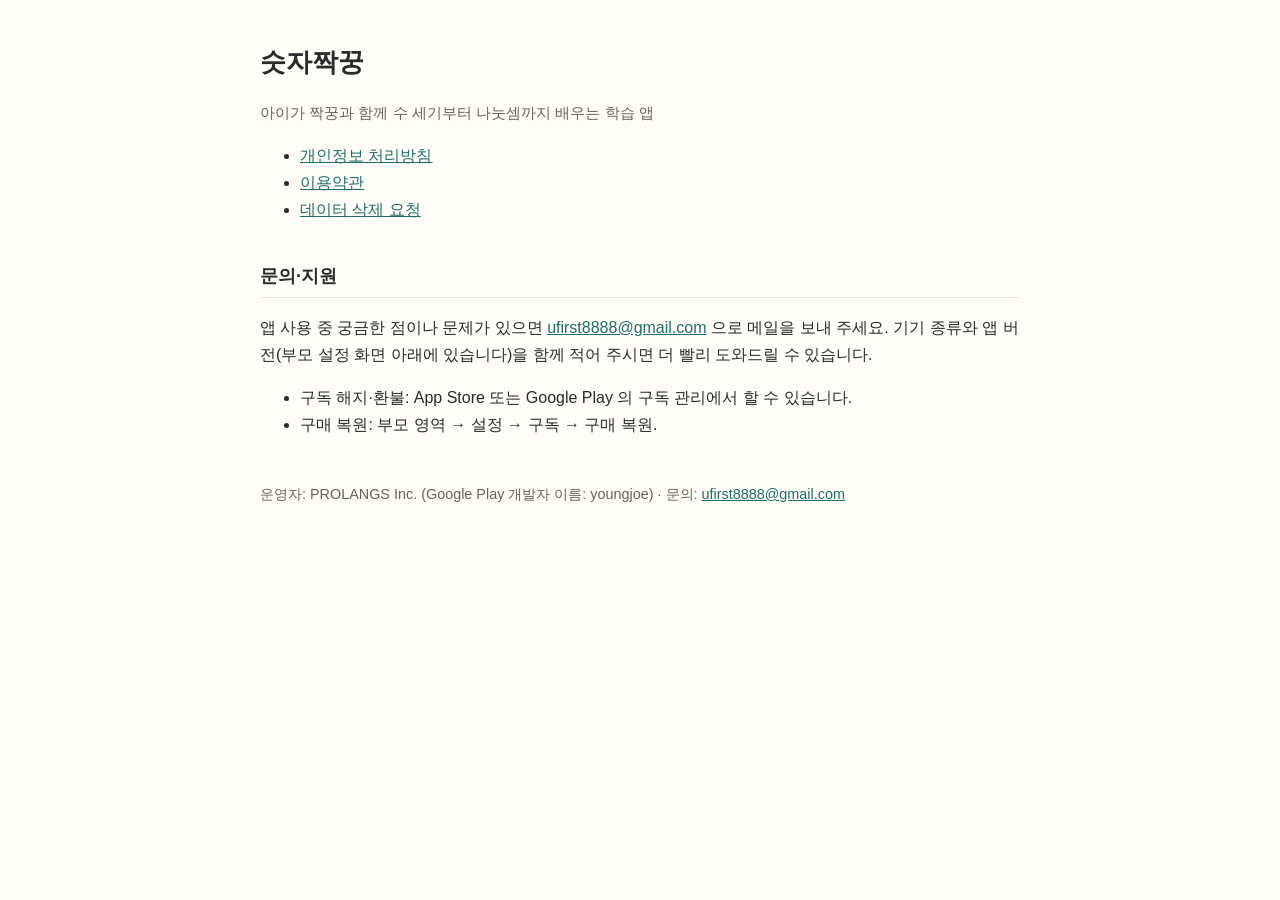
<file: index.html>
<!doctype html>
<html lang="ko">
<head>
<meta charset="utf-8">
<meta name="viewport" content="width=device-width, initial-scale=1">
<title>숫자짝꿍 안내</title>
<link rel="stylesheet" href="style.css">
</head>
<body>
<h1>숫자짝꿍</h1>
<p class="meta">아이가 짝꿍과 함께 수 세기부터 나눗셈까지 배우는 학습 앱</p>
<ul>
  <li><a href="privacy.html">개인정보 처리방침</a></li>
  <li><a href="terms.html">이용약관</a></li>
  <li><a href="delete-data.html">데이터 삭제 요청</a></li>
</ul>
<h2>문의·지원</h2>
<p>앱 사용 중 궁금한 점이나 문제가 있으면 <a href="mailto:ufirst8888@gmail.com">ufirst8888@gmail.com</a> 으로 메일을 보내 주세요. 기기 종류와 앱 버전(부모 설정 화면 아래에 있습니다)을 함께 적어 주시면 더 빨리 도와드릴 수 있습니다.</p>
<ul>
  <li>구독 해지·환불: App Store 또는 Google Play 의 구독 관리에서 할 수 있습니다.</li>
  <li>구매 복원: 부모 영역 → 설정 → 구독 → 구매 복원.</li>
</ul>
<footer>운영자: PROLANGS Inc. (Google Play 개발자 이름: youngjoe) · 문의: <a href="mailto:ufirst8888@gmail.com">ufirst8888@gmail.com</a></footer>
</body>
</html>
</file>
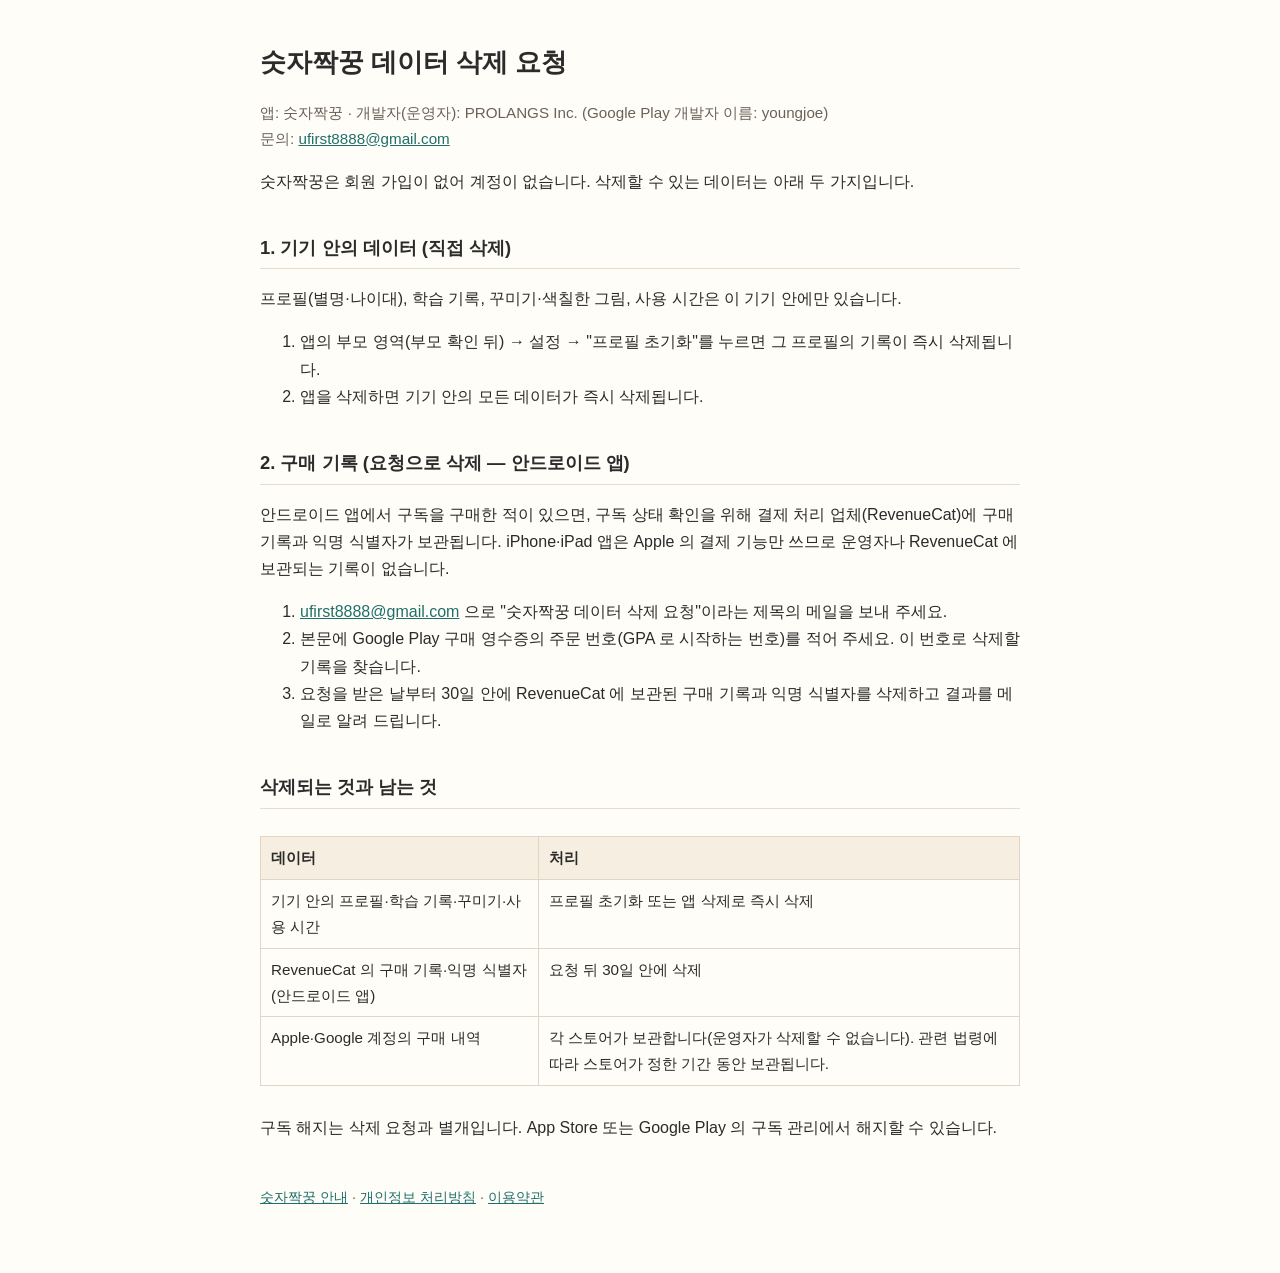
<file: delete-data.html>
<!doctype html>
<html lang="ko">
<head>
<meta charset="utf-8">
<meta name="viewport" content="width=device-width, initial-scale=1">
<title>숫자짝꿍 데이터 삭제 요청</title>
<link rel="stylesheet" href="style.css">
</head>
<body>
<h1>숫자짝꿍 데이터 삭제 요청</h1>
<p class="meta">앱: 숫자짝꿍 · 개발자(운영자): PROLANGS Inc. (Google Play 개발자 이름: youngjoe)<br>
문의: <a href="mailto:ufirst8888@gmail.com">ufirst8888@gmail.com</a></p>

<p>숫자짝꿍은 회원 가입이 없어 계정이 없습니다. 삭제할 수 있는 데이터는 아래 두 가지입니다.</p>

<h2>1. 기기 안의 데이터 (직접 삭제)</h2>
<p>프로필(별명·나이대), 학습 기록, 꾸미기·색칠한 그림, 사용 시간은 이 기기 안에만 있습니다.</p>
<ol>
  <li>앱의 부모 영역(부모 확인 뒤) → 설정 → "프로필 초기화"를 누르면 그 프로필의 기록이 즉시 삭제됩니다.</li>
  <li>앱을 삭제하면 기기 안의 모든 데이터가 즉시 삭제됩니다.</li>
</ol>

<h2>2. 구매 기록 (요청으로 삭제 — 안드로이드 앱)</h2>
<p>안드로이드 앱에서 구독을 구매한 적이 있으면, 구독 상태 확인을 위해 결제 처리 업체(RevenueCat)에 구매 기록과 익명 식별자가 보관됩니다. iPhone·iPad 앱은 Apple 의 결제 기능만 쓰므로 운영자나 RevenueCat 에 보관되는 기록이 없습니다.</p>
<ol>
  <li><a href="mailto:ufirst8888@gmail.com?subject=%EC%88%AB%EC%9E%90%EC%A7%9D%EA%BF%8D%20%EB%8D%B0%EC%9D%B4%ED%84%B0%20%EC%82%AD%EC%A0%9C%20%EC%9A%94%EC%B2%AD">ufirst8888@gmail.com</a> 으로 "숫자짝꿍 데이터 삭제 요청"이라는 제목의 메일을 보내 주세요.</li>
  <li>본문에 Google Play 구매 영수증의 주문 번호(GPA 로 시작하는 번호)를 적어 주세요. 이 번호로 삭제할 기록을 찾습니다.</li>
  <li>요청을 받은 날부터 30일 안에 RevenueCat 에 보관된 구매 기록과 익명 식별자를 삭제하고 결과를 메일로 알려 드립니다.</li>
</ol>

<h2>삭제되는 것과 남는 것</h2>
<div class="wrap"><table>
<tr><th>데이터</th><th>처리</th></tr>
<tr><td>기기 안의 프로필·학습 기록·꾸미기·사용 시간</td><td>프로필 초기화 또는 앱 삭제로 즉시 삭제</td></tr>
<tr><td>RevenueCat 의 구매 기록·익명 식별자(안드로이드 앱)</td><td>요청 뒤 30일 안에 삭제</td></tr>
<tr><td>Apple·Google 계정의 구매 내역</td><td>각 스토어가 보관합니다(운영자가 삭제할 수 없습니다). 관련 법령에 따라 스토어가 정한 기간 동안 보관됩니다.</td></tr>
</table></div>
<p>구독 해지는 삭제 요청과 별개입니다. App Store 또는 Google Play 의 구독 관리에서 해지할 수 있습니다.</p>

<footer><a href="index.html">숫자짝꿍 안내</a> · <a href="privacy.html">개인정보 처리방침</a> · <a href="terms.html">이용약관</a></footer>
</body>
</html>
</file>
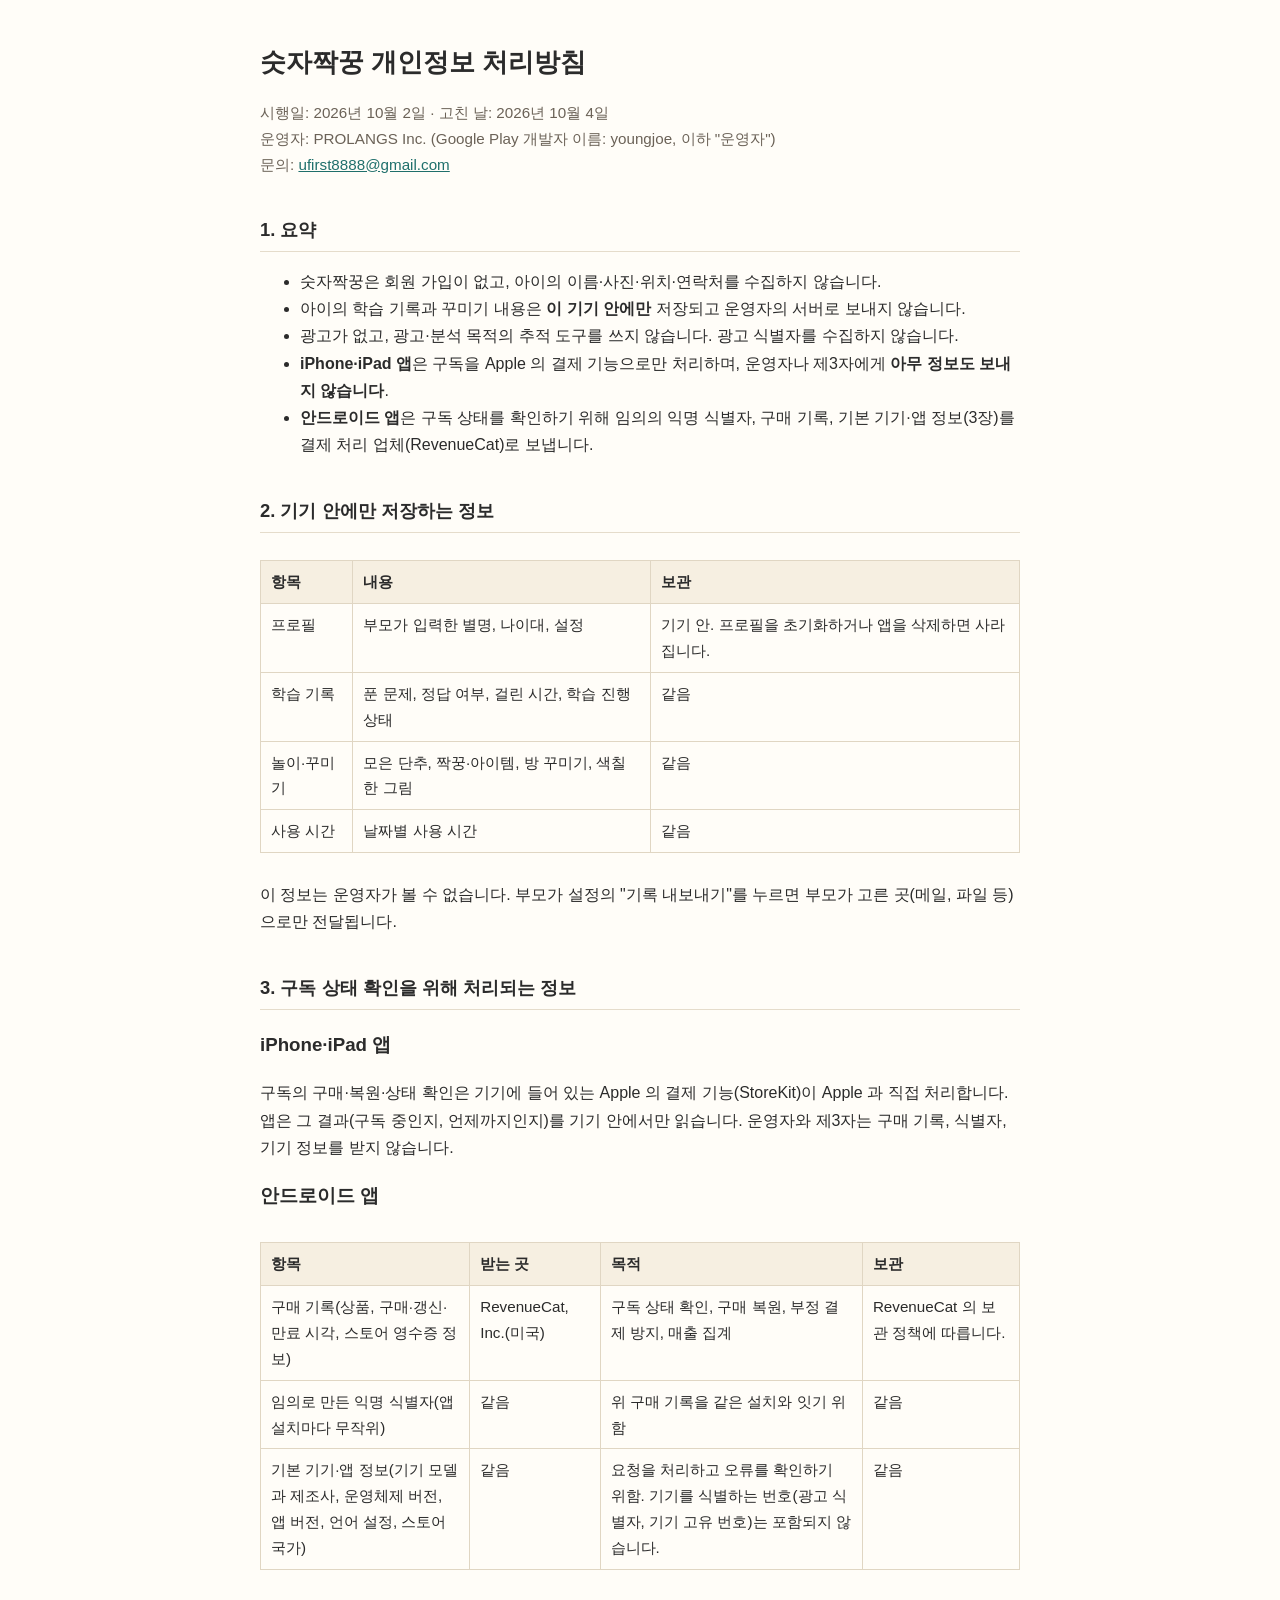
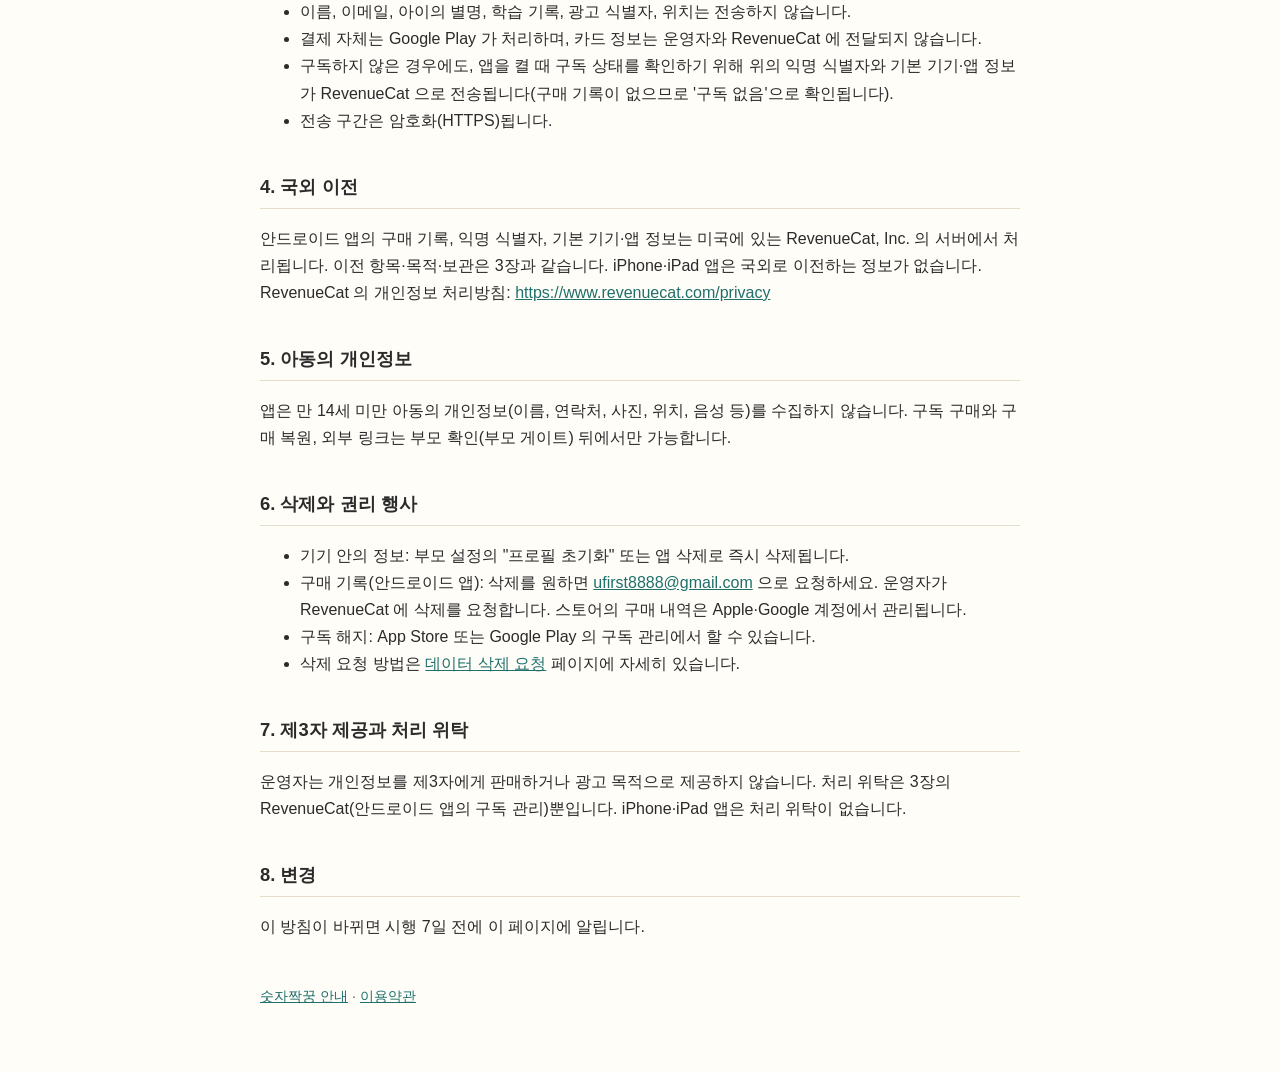
<file: privacy.html>
<!doctype html>
<html lang="ko">
<head>
<meta charset="utf-8">
<meta name="viewport" content="width=device-width, initial-scale=1">
<title>숫자짝꿍 개인정보 처리방침</title>
<link rel="stylesheet" href="style.css">
</head>
<body>
<h1>숫자짝꿍 개인정보 처리방침</h1>
<p class="meta">시행일: 2026년 10월 2일 · 고친 날: 2026년 10월 4일<br>
운영자: PROLANGS Inc. (Google Play 개발자 이름: youngjoe, 이하 "운영자")<br>
문의: <a href="mailto:ufirst8888@gmail.com">ufirst8888@gmail.com</a></p>

<h2>1. 요약</h2>
<ul>
  <li>숫자짝꿍은 회원 가입이 없고, 아이의 이름·사진·위치·연락처를 수집하지 않습니다.</li>
  <li>아이의 학습 기록과 꾸미기 내용은 <strong>이 기기 안에만</strong> 저장되고 운영자의 서버로 보내지 않습니다.</li>
  <li>광고가 없고, 광고·분석 목적의 추적 도구를 쓰지 않습니다. 광고 식별자를 수집하지 않습니다.</li>
  <li><strong>iPhone·iPad 앱</strong>은 구독을 Apple 의 결제 기능으로만 처리하며, 운영자나 제3자에게 <strong>아무 정보도 보내지 않습니다</strong>.</li>
  <li><strong>안드로이드 앱</strong>은 구독 상태를 확인하기 위해 임의의 익명 식별자, 구매 기록, 기본 기기·앱 정보(3장)를 결제 처리 업체(RevenueCat)로 보냅니다.</li>
</ul>

<h2>2. 기기 안에만 저장하는 정보</h2>
<div class="wrap"><table>
<tr><th>항목</th><th>내용</th><th>보관</th></tr>
<tr><td>프로필</td><td>부모가 입력한 별명, 나이대, 설정</td><td>기기 안. 프로필을 초기화하거나 앱을 삭제하면 사라집니다.</td></tr>
<tr><td>학습 기록</td><td>푼 문제, 정답 여부, 걸린 시간, 학습 진행 상태</td><td>같음</td></tr>
<tr><td>놀이·꾸미기</td><td>모은 단추, 짝꿍·아이템, 방 꾸미기, 색칠한 그림</td><td>같음</td></tr>
<tr><td>사용 시간</td><td>날짜별 사용 시간</td><td>같음</td></tr>
</table></div>
<p>이 정보는 운영자가 볼 수 없습니다. 부모가 설정의 "기록 내보내기"를 누르면 부모가 고른 곳(메일, 파일 등)으로만 전달됩니다.</p>

<h2>3. 구독 상태 확인을 위해 처리되는 정보</h2>
<h3>iPhone·iPad 앱</h3>
<p>구독의 구매·복원·상태 확인은 기기에 들어 있는 Apple 의 결제 기능(StoreKit)이 Apple 과 직접 처리합니다. 앱은 그 결과(구독 중인지, 언제까지인지)를 기기 안에서만 읽습니다. 운영자와 제3자는 구매 기록, 식별자, 기기 정보를 받지 않습니다.</p>
<h3>안드로이드 앱</h3>
<div class="wrap"><table>
<tr><th>항목</th><th>받는 곳</th><th>목적</th><th>보관</th></tr>
<tr><td>구매 기록(상품, 구매·갱신·만료 시각, 스토어 영수증 정보)</td><td>RevenueCat, Inc.(미국)</td><td>구독 상태 확인, 구매 복원, 부정 결제 방지, 매출 집계</td><td>RevenueCat 의 보관 정책에 따릅니다.</td></tr>
<tr><td>임의로 만든 익명 식별자(앱 설치마다 무작위)</td><td>같음</td><td>위 구매 기록을 같은 설치와 잇기 위함</td><td>같음</td></tr>
<tr><td>기본 기기·앱 정보(기기 모델과 제조사, 운영체제 버전, 앱 버전, 언어 설정, 스토어 국가)</td><td>같음</td><td>요청을 처리하고 오류를 확인하기 위함. 기기를 식별하는 번호(광고 식별자, 기기 고유 번호)는 포함되지 않습니다.</td><td>같음</td></tr>
</table></div>
<ul>
  <li>이름, 이메일, 아이의 별명, 학습 기록, 광고 식별자, 위치는 전송하지 않습니다.</li>
  <li>결제 자체는 Google Play 가 처리하며, 카드 정보는 운영자와 RevenueCat 에 전달되지 않습니다.</li>
  <li>구독하지 않은 경우에도, 앱을 켤 때 구독 상태를 확인하기 위해 위의 익명 식별자와 기본 기기·앱 정보가 RevenueCat 으로 전송됩니다(구매 기록이 없으므로 '구독 없음'으로 확인됩니다).</li>
  <li>전송 구간은 암호화(HTTPS)됩니다.</li>
</ul>

<h2>4. 국외 이전</h2>
<p>안드로이드 앱의 구매 기록, 익명 식별자, 기본 기기·앱 정보는 미국에 있는 RevenueCat, Inc. 의 서버에서 처리됩니다. 이전 항목·목적·보관은 3장과 같습니다. iPhone·iPad 앱은 국외로 이전하는 정보가 없습니다.
RevenueCat 의 개인정보 처리방침: <a href="https://www.revenuecat.com/privacy" rel="noopener">https://www.revenuecat.com/privacy</a></p>

<h2>5. 아동의 개인정보</h2>
<p>앱은 만 14세 미만 아동의 개인정보(이름, 연락처, 사진, 위치, 음성 등)를 수집하지 않습니다. 구독 구매와 구매 복원, 외부 링크는 부모 확인(부모 게이트) 뒤에서만 가능합니다.</p>

<h2>6. 삭제와 권리 행사</h2>
<ul>
  <li>기기 안의 정보: 부모 설정의 "프로필 초기화" 또는 앱 삭제로 즉시 삭제됩니다.</li>
  <li>구매 기록(안드로이드 앱): 삭제를 원하면 <a href="mailto:ufirst8888@gmail.com">ufirst8888@gmail.com</a> 으로 요청하세요. 운영자가 RevenueCat 에 삭제를 요청합니다. 스토어의 구매 내역은 Apple·Google 계정에서 관리됩니다.</li>
  <li>구독 해지: App Store 또는 Google Play 의 구독 관리에서 할 수 있습니다.</li>
  <li>삭제 요청 방법은 <a href="delete-data.html">데이터 삭제 요청</a> 페이지에 자세히 있습니다.</li>
</ul>

<h2>7. 제3자 제공과 처리 위탁</h2>
<p>운영자는 개인정보를 제3자에게 판매하거나 광고 목적으로 제공하지 않습니다. 처리 위탁은 3장의 RevenueCat(안드로이드 앱의 구독 관리)뿐입니다. iPhone·iPad 앱은 처리 위탁이 없습니다.</p>

<h2>8. 변경</h2>
<p>이 방침이 바뀌면 시행 7일 전에 이 페이지에 알립니다.</p>

<footer><a href="index.html">숫자짝꿍 안내</a> · <a href="terms.html">이용약관</a></footer>
</body>
</html>
</file>
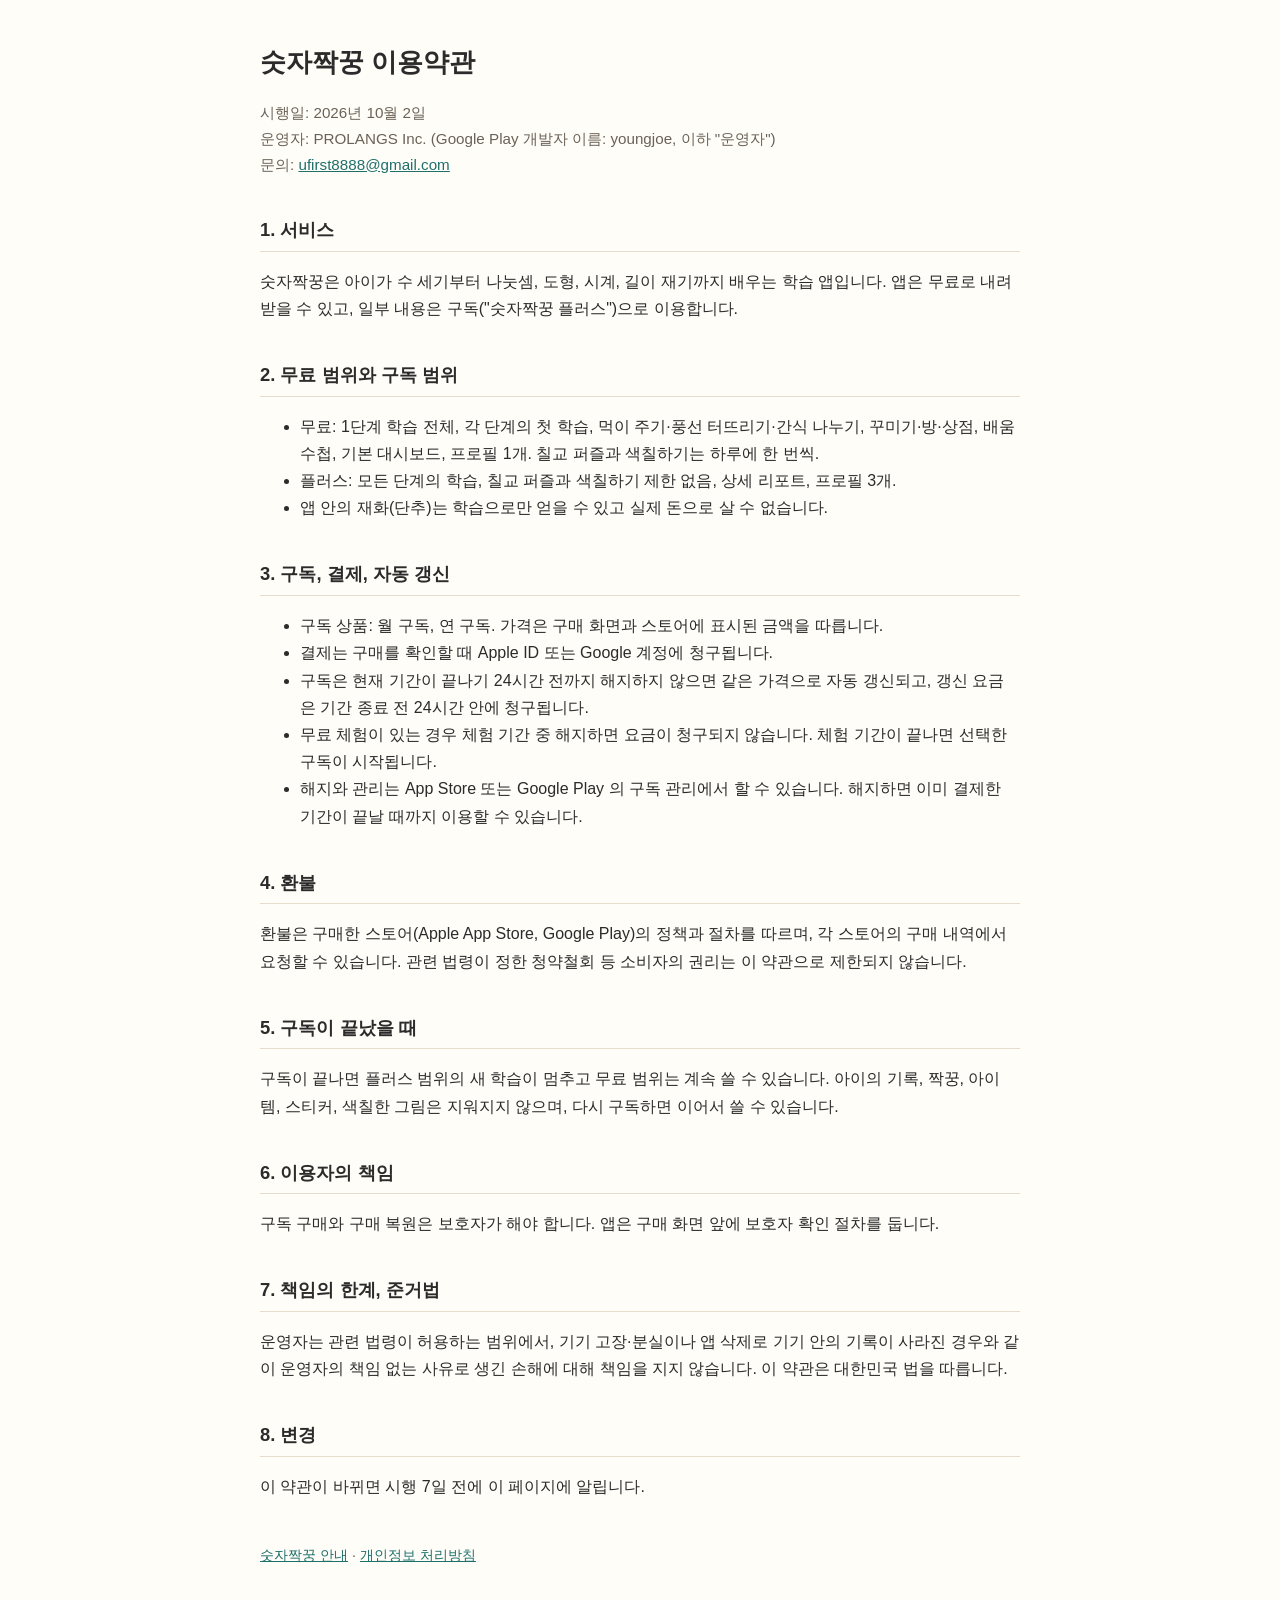
<file: terms.html>
<!doctype html>
<html lang="ko">
<head>
<meta charset="utf-8">
<meta name="viewport" content="width=device-width, initial-scale=1">
<title>숫자짝꿍 이용약관</title>
<link rel="stylesheet" href="style.css">
</head>
<body>
<h1>숫자짝꿍 이용약관</h1>
<p class="meta">시행일: 2026년 10월 2일<br>
운영자: PROLANGS Inc. (Google Play 개발자 이름: youngjoe, 이하 "운영자")<br>
문의: <a href="mailto:ufirst8888@gmail.com">ufirst8888@gmail.com</a></p>

<h2>1. 서비스</h2>
<p>숫자짝꿍은 아이가 수 세기부터 나눗셈, 도형, 시계, 길이 재기까지 배우는 학습 앱입니다. 앱은 무료로 내려받을 수 있고, 일부 내용은 구독("숫자짝꿍 플러스")으로 이용합니다.</p>

<h2>2. 무료 범위와 구독 범위</h2>
<ul>
  <li>무료: 1단계 학습 전체, 각 단계의 첫 학습, 먹이 주기·풍선 터뜨리기·간식 나누기, 꾸미기·방·상점, 배움 수첩, 기본 대시보드, 프로필 1개. 칠교 퍼즐과 색칠하기는 하루에 한 번씩.</li>
  <li>플러스: 모든 단계의 학습, 칠교 퍼즐과 색칠하기 제한 없음, 상세 리포트, 프로필 3개.</li>
  <li>앱 안의 재화(단추)는 학습으로만 얻을 수 있고 실제 돈으로 살 수 없습니다.</li>
</ul>

<h2>3. 구독, 결제, 자동 갱신</h2>
<ul>
  <li>구독 상품: 월 구독, 연 구독. 가격은 구매 화면과 스토어에 표시된 금액을 따릅니다.</li>
  <li>결제는 구매를 확인할 때 Apple ID 또는 Google 계정에 청구됩니다.</li>
  <li>구독은 현재 기간이 끝나기 24시간 전까지 해지하지 않으면 같은 가격으로 자동 갱신되고, 갱신 요금은 기간 종료 전 24시간 안에 청구됩니다.</li>
  <li>무료 체험이 있는 경우 체험 기간 중 해지하면 요금이 청구되지 않습니다. 체험 기간이 끝나면 선택한 구독이 시작됩니다.</li>
  <li>해지와 관리는 App Store 또는 Google Play 의 구독 관리에서 할 수 있습니다. 해지하면 이미 결제한 기간이 끝날 때까지 이용할 수 있습니다.</li>
</ul>

<h2>4. 환불</h2>
<p>환불은 구매한 스토어(Apple App Store, Google Play)의 정책과 절차를 따르며, 각 스토어의 구매 내역에서 요청할 수 있습니다. 관련 법령이 정한 청약철회 등 소비자의 권리는 이 약관으로 제한되지 않습니다.</p>

<h2>5. 구독이 끝났을 때</h2>
<p>구독이 끝나면 플러스 범위의 새 학습이 멈추고 무료 범위는 계속 쓸 수 있습니다. 아이의 기록, 짝꿍, 아이템, 스티커, 색칠한 그림은 지워지지 않으며, 다시 구독하면 이어서 쓸 수 있습니다.</p>

<h2>6. 이용자의 책임</h2>
<p>구독 구매와 구매 복원은 보호자가 해야 합니다. 앱은 구매 화면 앞에 보호자 확인 절차를 둡니다.</p>

<h2>7. 책임의 한계, 준거법</h2>
<p>운영자는 관련 법령이 허용하는 범위에서, 기기 고장·분실이나 앱 삭제로 기기 안의 기록이 사라진 경우와 같이 운영자의 책임 없는 사유로 생긴 손해에 대해 책임을 지지 않습니다. 이 약관은 대한민국 법을 따릅니다.</p>

<h2>8. 변경</h2>
<p>이 약관이 바뀌면 시행 7일 전에 이 페이지에 알립니다.</p>

<footer><a href="index.html">숫자짝꿍 안내</a> · <a href="privacy.html">개인정보 처리방침</a></footer>
</body>
</html>
</file>
<file: style.css>
:root { color-scheme: light dark; }
body { font-family: -apple-system, BlinkMacSystemFont, "Apple SD Gothic Neo", "Noto Sans KR", "Malgun Gothic", sans-serif;
  line-height: 1.7; max-width: 760px; margin: 0 auto; padding: 24px 16px 64px; color: #2b2b2b; background: #fffdf8; }
h1 { font-size: 1.6rem; margin-bottom: .2em; }
h2 { font-size: 1.15rem; margin-top: 2em; border-bottom: 1px solid #e5dccb; padding-bottom: .3em; }
.meta { color: #6b6257; font-size: .95rem; }
table { border-collapse: collapse; width: 100%; margin: .8em 0; font-size: .95rem; }
th, td { border: 1px solid #e0d6c3; padding: 8px 10px; text-align: left; vertical-align: top; }
th { background: #f6efe1; }
.wrap { overflow-x: auto; }
a { color: #1f6f6b; }
footer { margin-top: 3em; color: #6b6257; font-size: .9rem; }
@media (prefers-color-scheme: dark) {
  body { color: #ece7dd; background: #1f1d1a; }
  h2 { border-color: #4a443b; } th { background: #2e2a25; } th, td { border-color: #4a443b; }
  .meta, footer { color: #b3aa9c; } a { color: #7fd1cb; }
}
</file>
